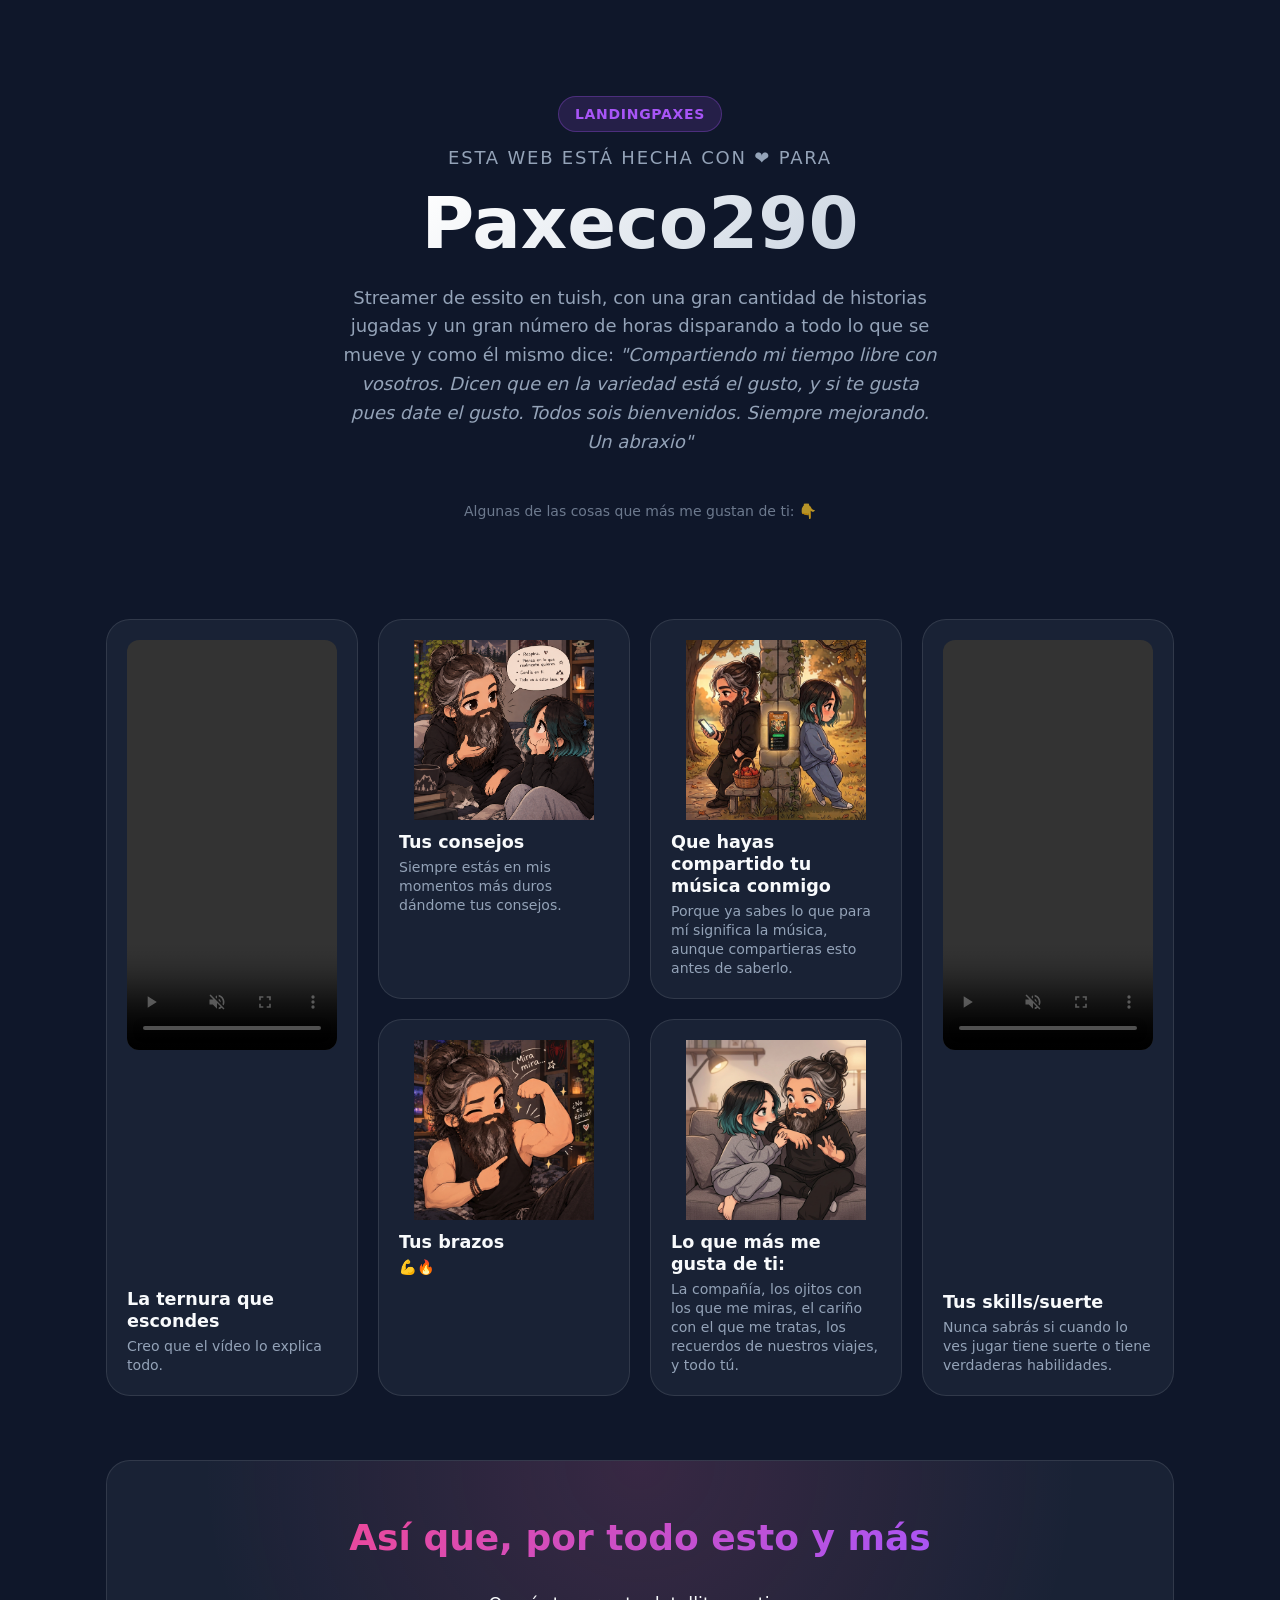
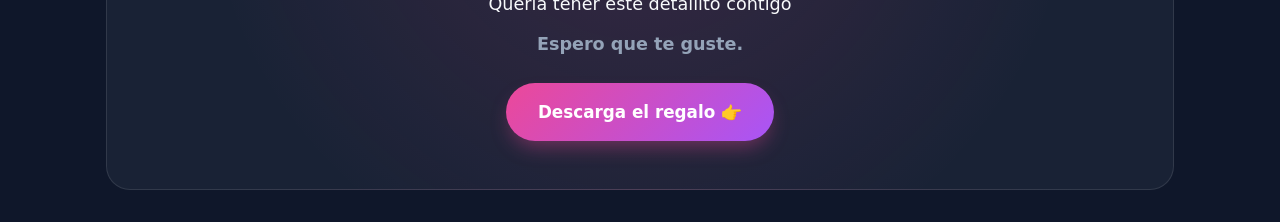
<file: index.html>
<!DOCTYPE html>
<html lang="es">

<head>
    <meta charset="UTF-8">
    <meta name="viewport" content="width=device-width, initial-scale=1.0">
    <link rel="stylesheet" href="landing.css">
    <title>LandingPaxes</title>
</head>

<body>
    <!-- ============ HERO ============ -->
    <header class="hero">
        <span class="badge">LandingPaxes</span>
        <p class="kicker">Esta web está hecha con ❤️ para</p>
        <h1>Paxeco290</h1>
        <p class="descripcion">
            Streamer de essito en tuish, con una gran cantidad de historias jugadas y un gran número de horas disparando
            a todo lo que se mueve y como él mismo dice: <i>"Compartiendo mi tiempo libre con vosotros. Dicen que en la
                variedad está el gusto, y si te gusta pues date el gusto. Todos sois bienvenidos. Siempre mejorando. Un
                abraxio"</i>
        </p>
        <div class="scroll-hint"> Algunas de las cosas que más me gustan de ti: 👇 </div>
    </header>

    <!-- ============ BENTO GRID ============ -->
    <main class="bento">
        <!-- VÍDEO IZQUIERDA -->
        <section class="card card-v1">
            <video controls preload="metadata" playsinline muted autoplay loop>
                <source src="assets/gatete.mp4" type="video/mp4" />
                Tu navegador no soporta el elemento de vídeo.
            </video>
            <div class="contenido">
                <h2>La ternura que escondes</h2>
                <p>Creo que el vídeo lo explica todo.</p>
            </div>
        </section>

        <!-- IMAGEN 1 (Arriba Izq) -->
        <section class="card card-img1">
            <img src="assets/consejero.png" alt="Consejero" />
            <div class="contenido">
                <h2>Tus consejos</h2>
                <p>Siempre estás en mis momentos más duros dándome tus consejos.</p>
            </div>
        </section>

        <!-- IMAGEN 2 (Arriba Der) -->
        <section class="card card-img2 morada">
            <img src="assets/musica.jpg" alt="Compartir música" />
            <div class="contenido">
                <h2>Que hayas compartido tu música conmigo</h2>
                <p>Porque ya sabes lo que para mí significa la música, aunque compartieras esto antes de saberlo.</p>
            </div>
        </section>

        <!-- IMAGEN 3 (Abajo Izq) -->
        <section class="card card-img3">
            <img src="assets/brazos.jpg" alt="Brazos" />
            <div class="contenido">
                <h2>Tus brazos</h2>
                <p>💪🔥</p>
            </div>
        </section>

        <!-- IMAGEN 4 (Abajo Der) -->
        <section class="card card-img4 verde">
            <img src="assets/sofa.jpg" alt="Sofá" />
            <div class="contenido">
                <h2>Lo que más me gusta de ti:</h2>
                <p>La compañía, los ojitos con los que me miras, el cariño con el que me tratas, los recuerdos de
                    nuestros viajes, y todo tú.</p>
            </div>
        </section>

        <!-- VÍDEO DERECHA -->
        <section class="card card-v2">
            <video controls preload="metadata" playsinline muted autoplay loop>
                <source src="assets/skills.mp4" type="video/mp4" />
                Tu navegador no soporta el elemento de vídeo.
            </video>
            <div class="contenido">
                <h2>Tus skills/suerte</h2>
                <p>Nunca sabrás si cuando lo ves jugar tiene suerte o tiene verdaderas habilidades.</p>
            </div>
        </section>
    </main>

    <!-- ============ CUMPLEAÑOS / DESCARGA ============ -->
    <section class="gracias">
        <h2>Así que, por todo esto y más</h2>
        <div class="dedicatoria">
            <p>Quería tener este detallito contigo</p>
            <p class="firma">Espero que te guste.</p>
        </div>
        <a class="boton-descarga" href="assets/emotes.zip" download="emotes.zip">Descarga el regalo 👉</a>
    </section>
</body>

</html>
</file>
<file: landing.css>
/* ============ VARIABLES Y RESET ============ */
:root {
    --bg-color: #0f172a;
    --card-bg: rgba(30, 41, 59, 0.7);
    --card-border: rgba(255, 255, 255, 0.1);
    --text-main: #f8fafc;
    --text-muted: #94a3b8;

    --accent-purple: #a855f7;
    --accent-green: #10b981;
    --accent-pink: #ec4899;

    --radius-lg: 24px;
    --radius-sm: 12px;
    --transition: all 0.3s cubic-bezier(0.4, 0, 0.2, 1);
}

* {
    box-sizing: border-box;
    margin: 0;
    padding: 0;
}

body {
    font-family: system-ui, -apple-system, BlinkMacSystemFont, 'Segoe UI', Roboto, Oxygen, Ubuntu, Cantarell, sans-serif;
    background-color: var(--bg-color);
    color: var(--text-main);
    line-height: 1.6;
    padding: 2rem 1rem;
    max-width: 1100px;
    margin: 0 auto;
}

/* ================= HERO ================= */
.hero {
    text-align: center;
    padding: 4rem 1rem 3rem;
    display: flex;
    flex-direction: column;
    align-items: center;
    gap: 0.75rem;
}

.badge {
    background: rgba(168, 85, 247, 0.15);
    color: var(--accent-purple);
    border: 1px solid rgba(168, 85, 247, 0.3);
    padding: 0.35rem 1rem;
    border-radius: 9999px;
    font-size: 0.875rem;
    font-weight: 600;
    letter-spacing: 0.05em;
    text-transform: uppercase;
}

.kicker {
    color: var(--text-muted);
    font-size: 1.125rem;
    text-transform: uppercase;
    letter-spacing: 0.1em;
}

.hero h1 {
    font-size: clamp(2.5rem, 6vw, 4.5rem);
    font-weight: 800;
    background: linear-gradient(135deg, #ffffff 0%, #cbd5e1 100%);
    -webkit-background-clip: text;
    -webkit-text-fill-color: transparent;
    line-height: 1.1;
}

.descripcion {
    max-width: 600px;
    color: var(--text-muted);
    font-size: 1.125rem;
    margin-top: 0.5rem;
}

.scroll-hint {
    margin-top: 2rem;
    font-size: 0.875rem;
    color: var(--text-muted);
    opacity: 0.7;
    animation: bounce 2s infinite;
}

@keyframes bounce {

    0%,
    20%,
    50%,
    80%,
    100% {
        transform: translateY(0);
    }

    40% {
        transform: translateY(-6px);
    }

    60% {
        transform: translateY(-3px);
    }
}

/* ============= BENTO GRID POR ÁREAS ============= */
.bento {
    display: grid;
    grid-template-columns: 1fr;
    gap: 1.25rem;
    margin: 3rem 0;
}

/* En escritorio (1024px o más) aplicamos el mapa exacto del dibujo */
@media (min-width: 1024px) {
    .bento {
        grid-template-columns: repeat(4, 1fr);
        grid-template-rows: repeat(2, auto);
        grid-template-areas:
            "v1 img1 img2 v2"
            "v1 img3 img4 v2";
    }

    .card-v1 {
        grid-area: v1;
    }

    .card-img1 {
        grid-area: img1;
    }

    .card-img2 {
        grid-area: img2;
    }

    .card-img3 {
        grid-area: img3;
    }

    .card-img4 {
        grid-area: img4;
    }

    .card-v2 {
        grid-area: v2;
    }
}

/* Base de las Tarjetas */
.card {
    background: var(--card-bg);
    border: 1px solid var(--card-border);
    border-radius: var(--radius-lg);
    padding: 1.25rem;
    backdrop-filter: blur(12px);
    display: flex;
    flex-direction: column;
    justify-content: flex-start;
    align-items: stretch;
    overflow: hidden;
    transition: var(--transition);
}

.card:hover {
    transform: translateY(-4px);
    border-color: rgba(255, 255, 255, 0.25);
    box-shadow: 0 20px 30px -10px rgba(0, 0, 0, 0.5);
}

/* === IMÁGENES === */
.card img {
    width: 100%;
    height: 180px;
    /* Ajuste constante de altura */
    object-fit: contain;
    border-radius: var(--radius-sm);
    margin-bottom: 0.75rem;
    /* Margen pequeño y uniforme con el texto */
    flex-shrink: 0;
}

/* === VÍDEOS VERTICALES (OPCIÓN A) === */
.card-v1,
.card-v2 {
    display: flex;
    flex-direction: column;
    justify-content: space-between;
    /* Mantiene el reproductor arriba y el texto abajo */
    height: 100%;
    /* Ocupa las dos filas del grid */
}

.card-v1 video,
.card-v2 video {
    width: 100%;
    height: 100%;
    max-height: 410px;
    /* Permite estirarse rellenando el fondo sin invadir el texto */
    object-fit: cover;
    border-radius: var(--radius-sm);
    margin-bottom: 0.75rem;
}

/* Contenido de Texto */
.card .contenido {
    display: flex;
    flex-direction: column;
    gap: 0.25rem;
    /* Reduce la separación entre h2 y p */
    margin-top: 0;
    flex-shrink: 0;
    /* Evita estrictamente que el texto se reduzca o se pise */
}

.card h2 {
    font-size: 1.1rem;
    font-weight: 700;
    line-height: 1.25;
    margin: 0;
}

.card p {
    color: var(--text-muted);
    font-size: 0.88rem;
    line-height: 1.35;
    margin: 0;
}

/* ============ graciasAÑOS Y DESCARGA ============ */
.gracias {
    background: radial-gradient(circle at top, rgba(236, 72, 153, 0.15), transparent 70%),
        var(--card-bg);
    border: 1px solid var(--card-border);
    border-radius: var(--radius-lg);
    padding: 3rem 1.5rem;
    text-align: center;
    margin-top: 4rem;
    display: flex;
    flex-direction: column;
    align-items: center;
    gap: 1.5rem;
}

.gracias h2 {
    font-size: 2.25rem;
    background: linear-gradient(135deg, #ec4899, #a855f7);
    -webkit-background-clip: text;
    -webkit-text-fill-color: transparent;
}

.dedicatoria {
    max-width: 500px;
    font-size: 1.1rem;
    color: var(--text-main);
}

.firma {
    margin-top: 0.75rem;
    font-weight: 600;
    color: var(--text-muted);
}

.boton-descarga {
    display: inline-block;
    background: linear-gradient(135deg, var(--accent-pink), var(--accent-purple));
    color: #fff;
    text-decoration: none;
    padding: 1rem 2rem;
    border-radius: 9999px;
    font-weight: 700;
    font-size: 1.05rem;
    box-shadow: 0 10px 20px -5px rgba(236, 72, 153, 0.4);
    transition: var(--transition);
}

.boton-descarga:hover {
    transform: scale(1.05);
    box-shadow: 0 15px 25px -5px rgba(236, 72, 153, 0.6);
}
</file>
